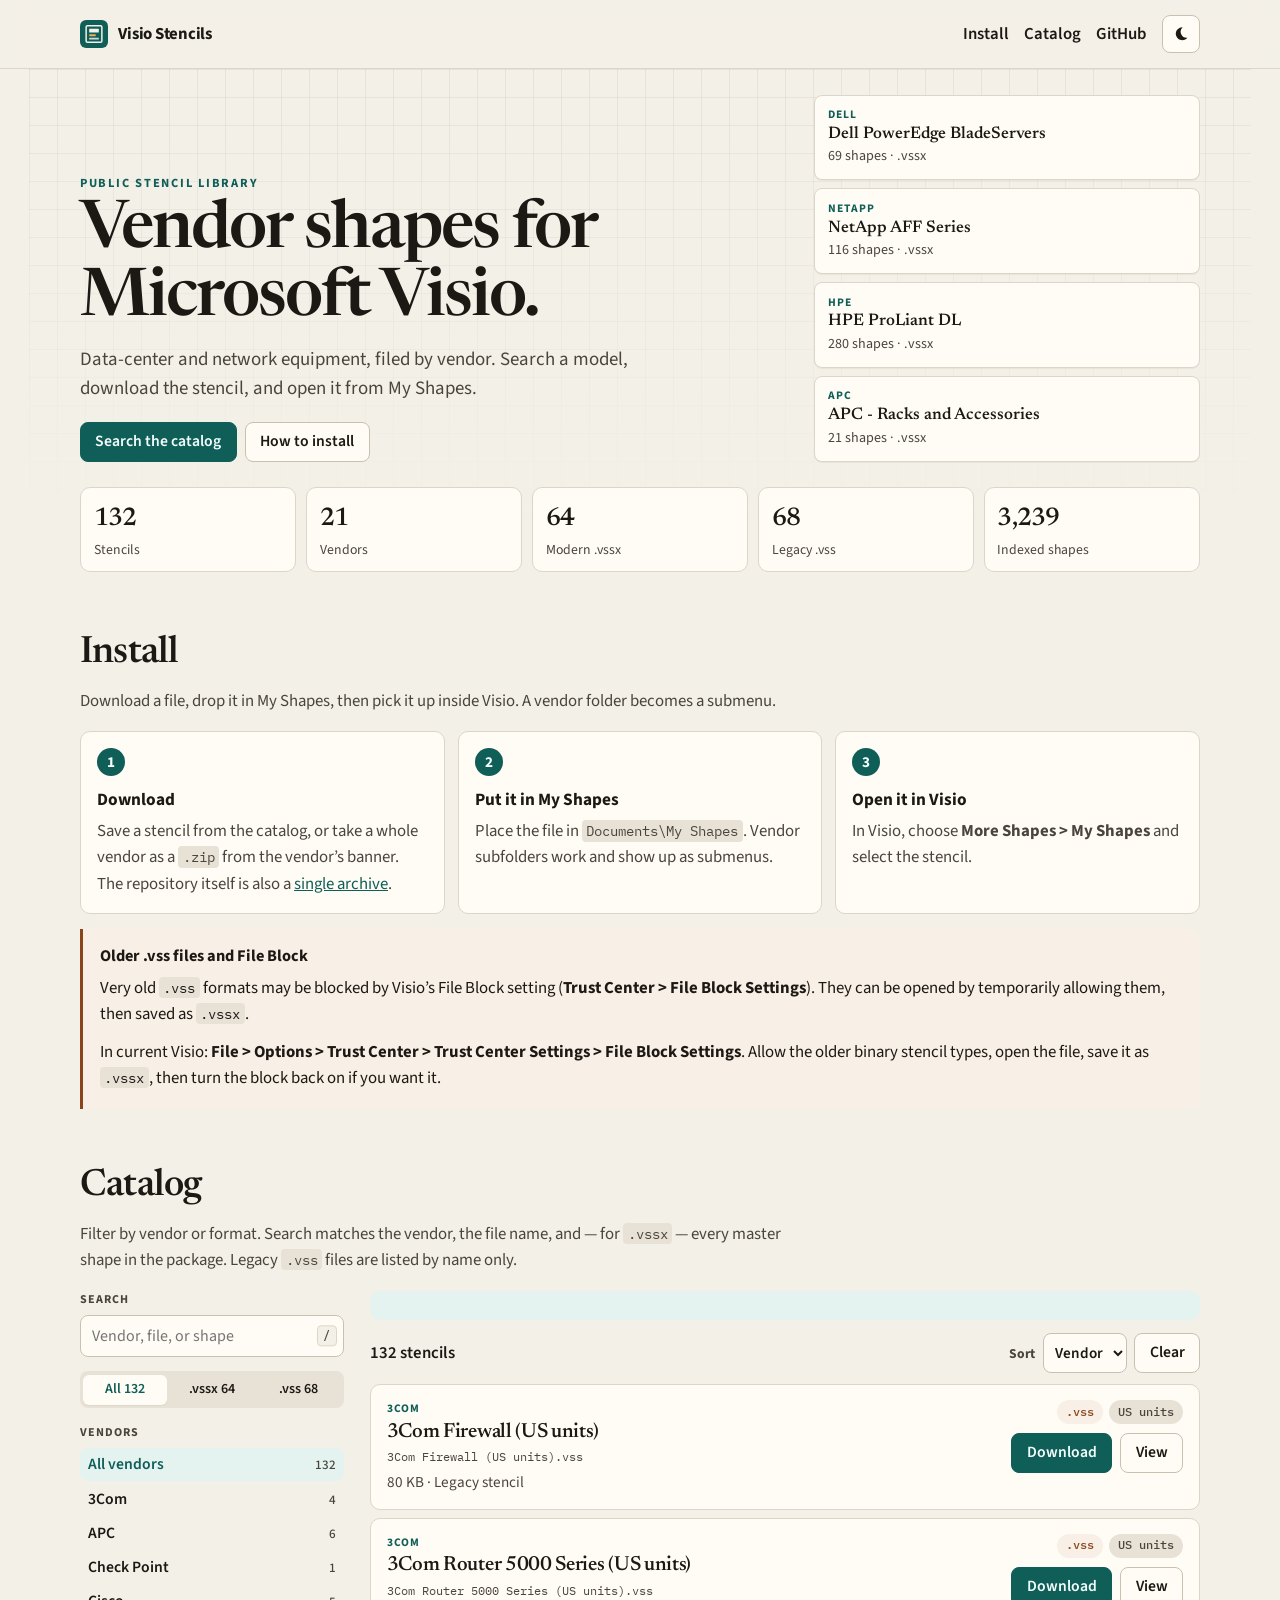
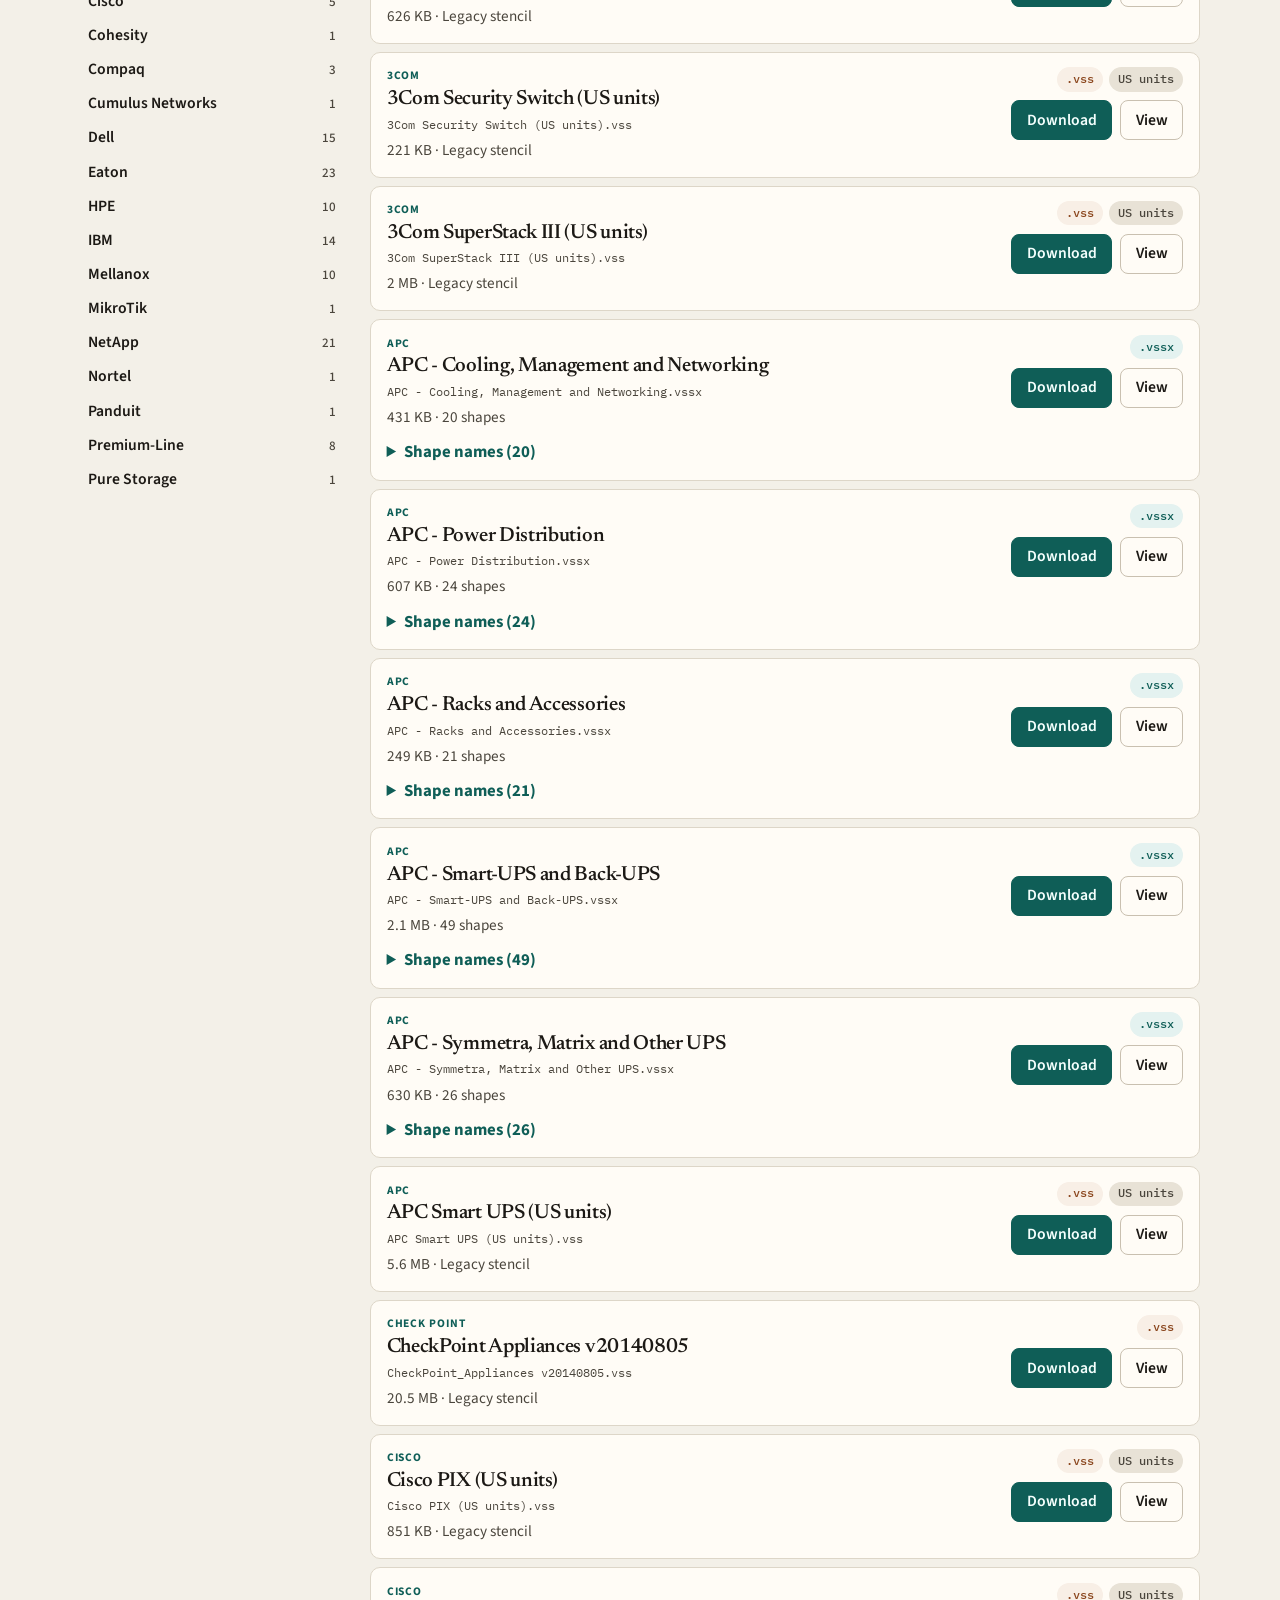
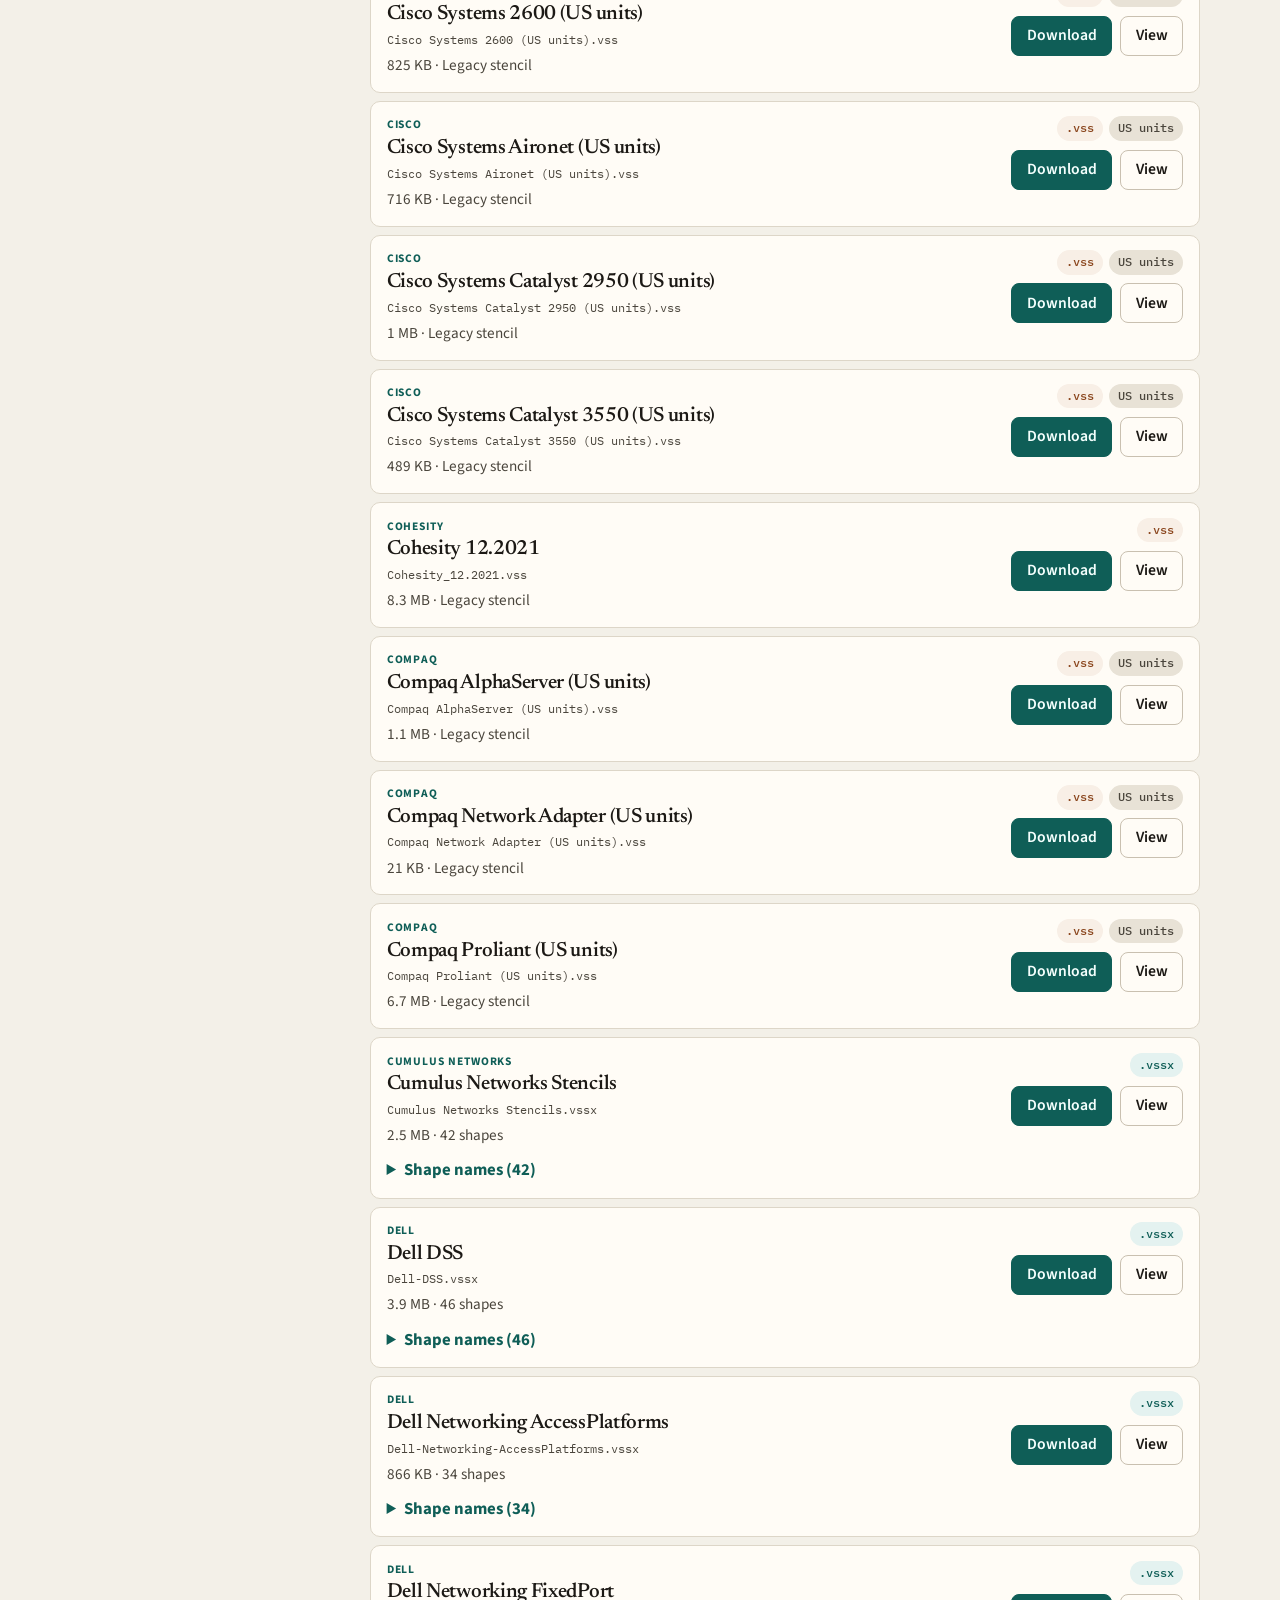
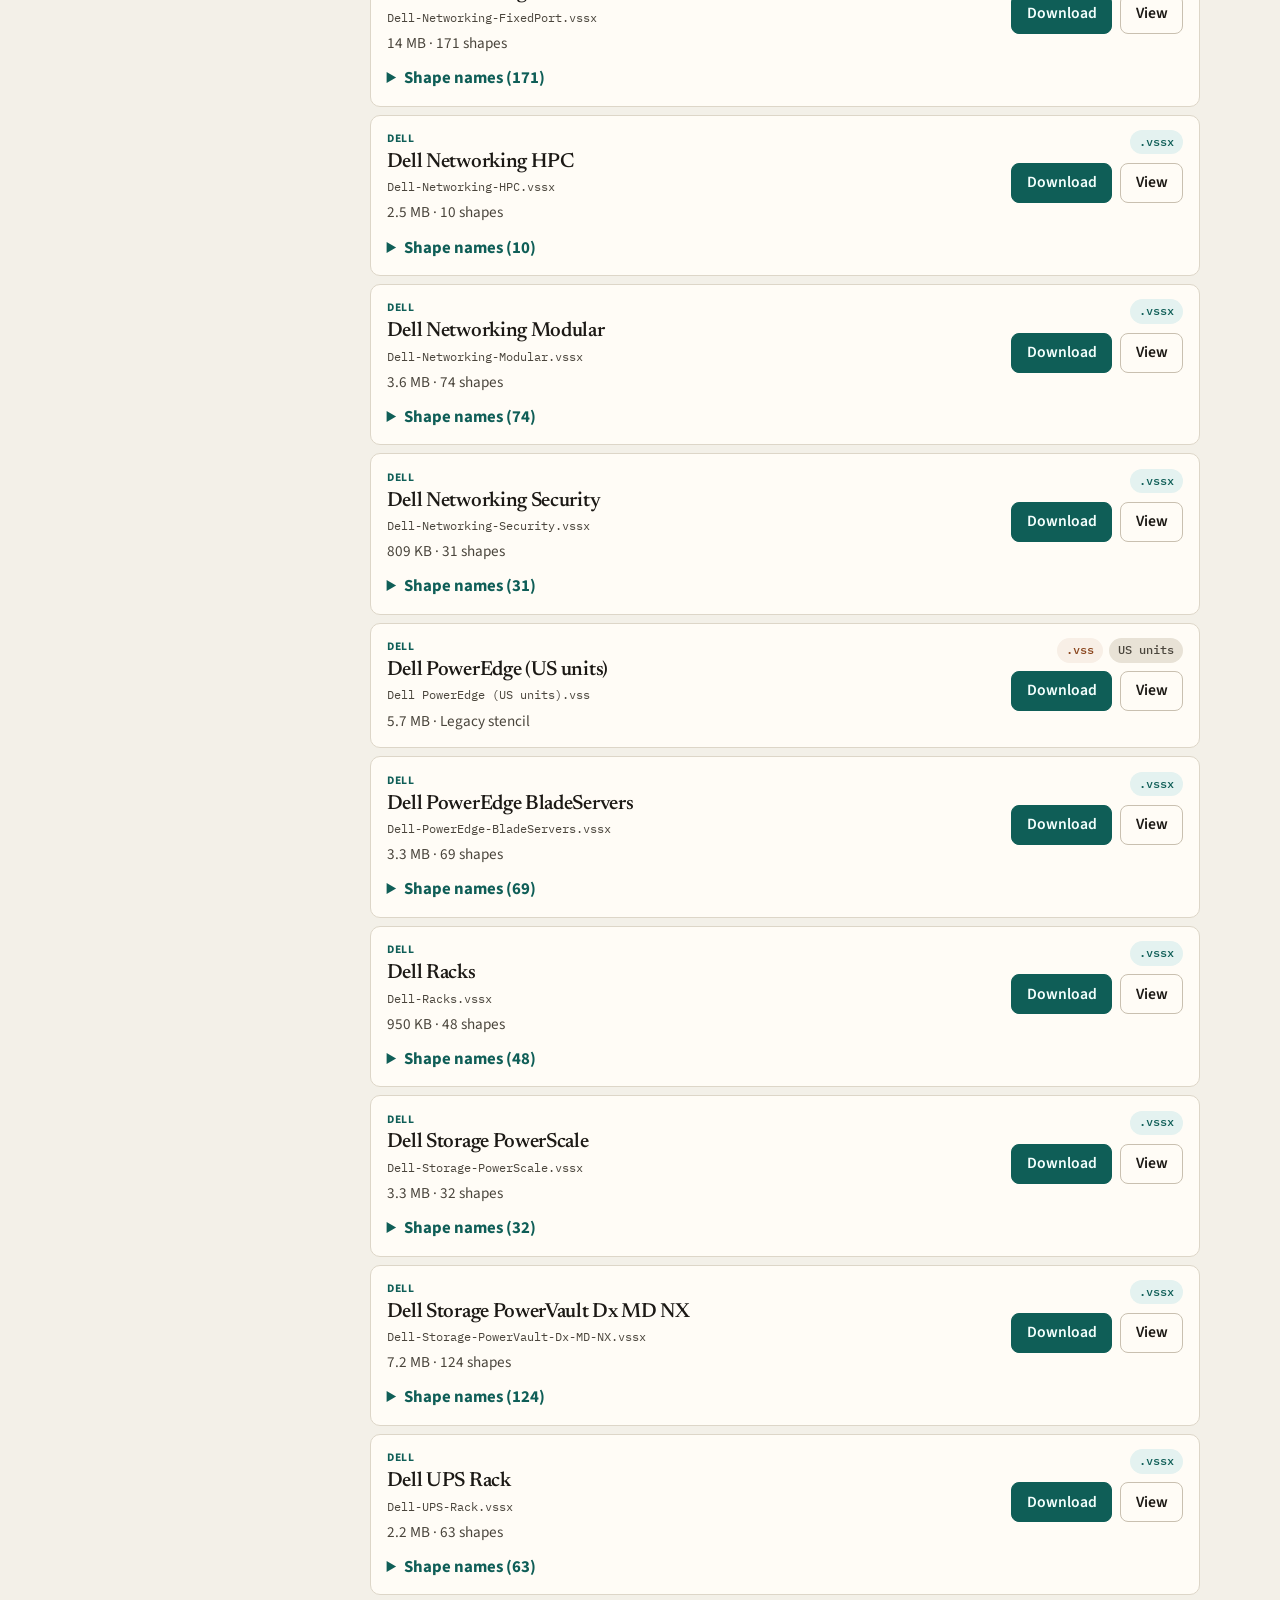
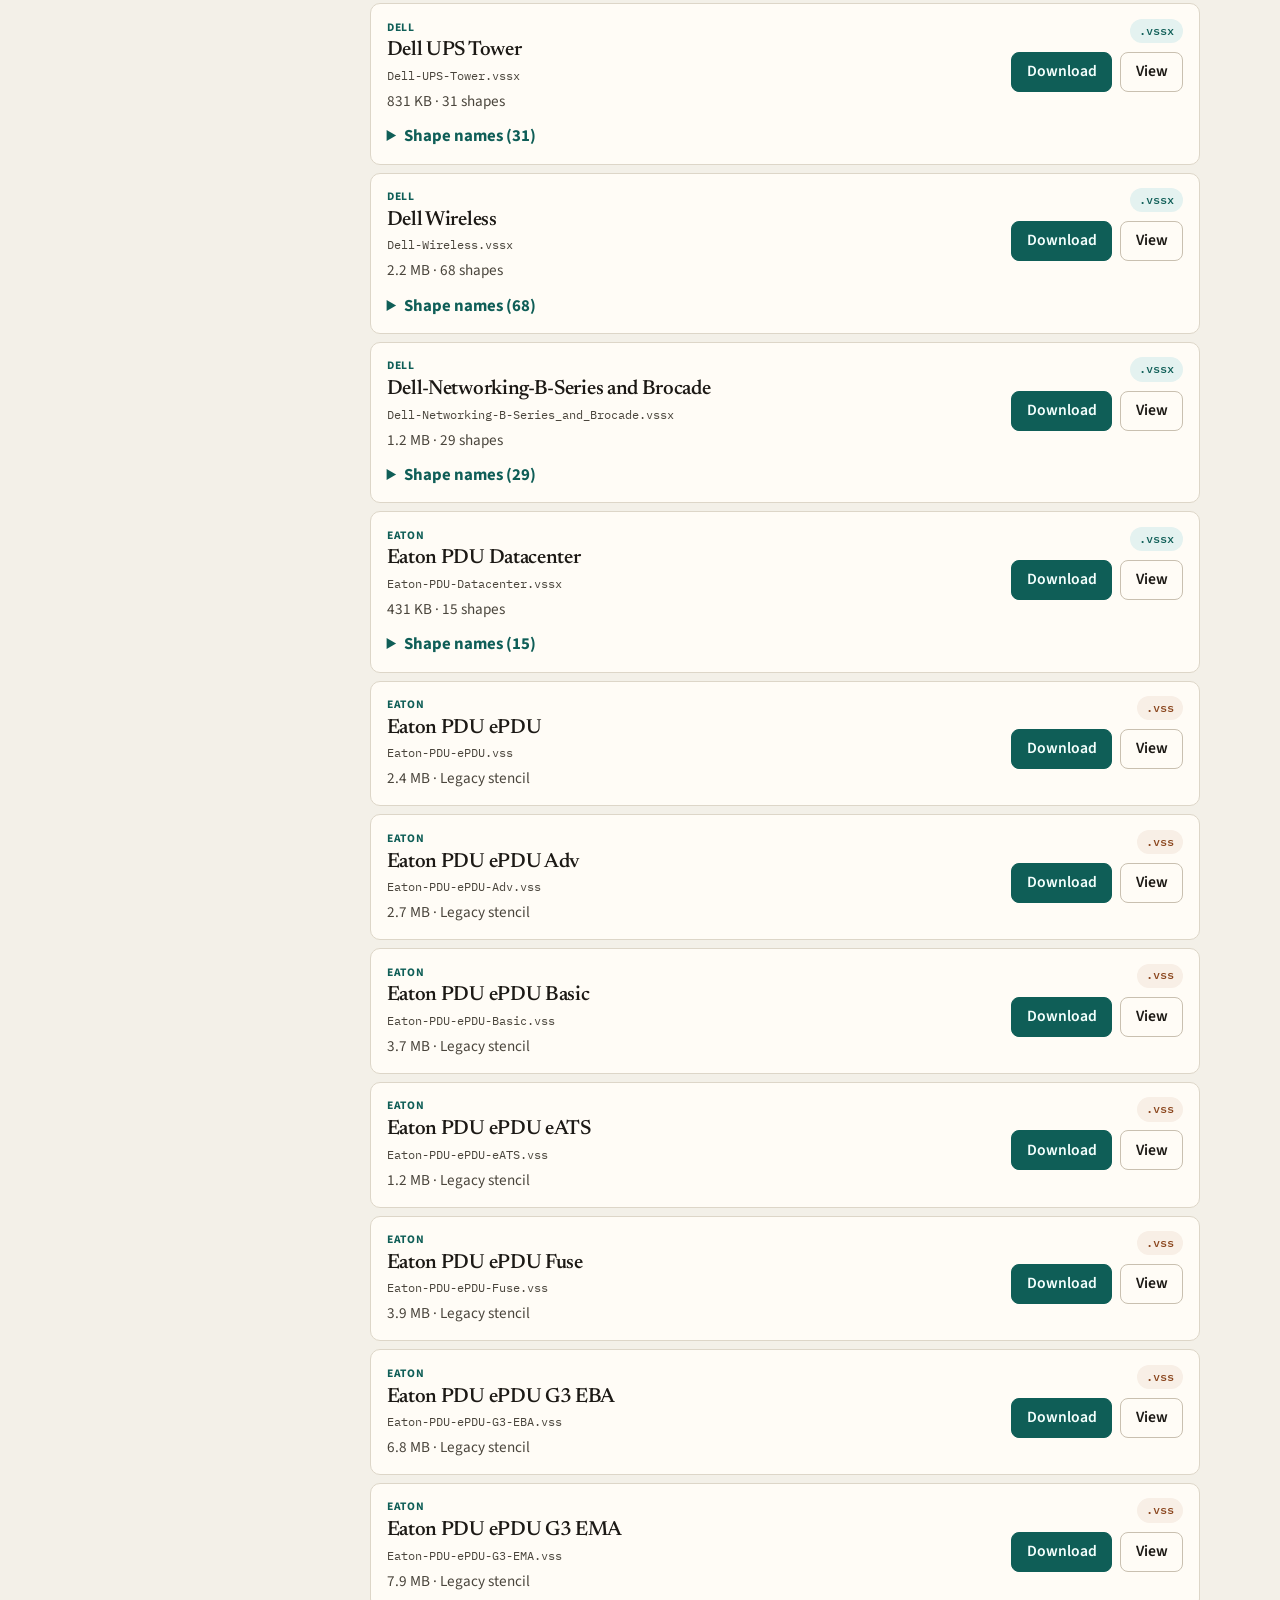
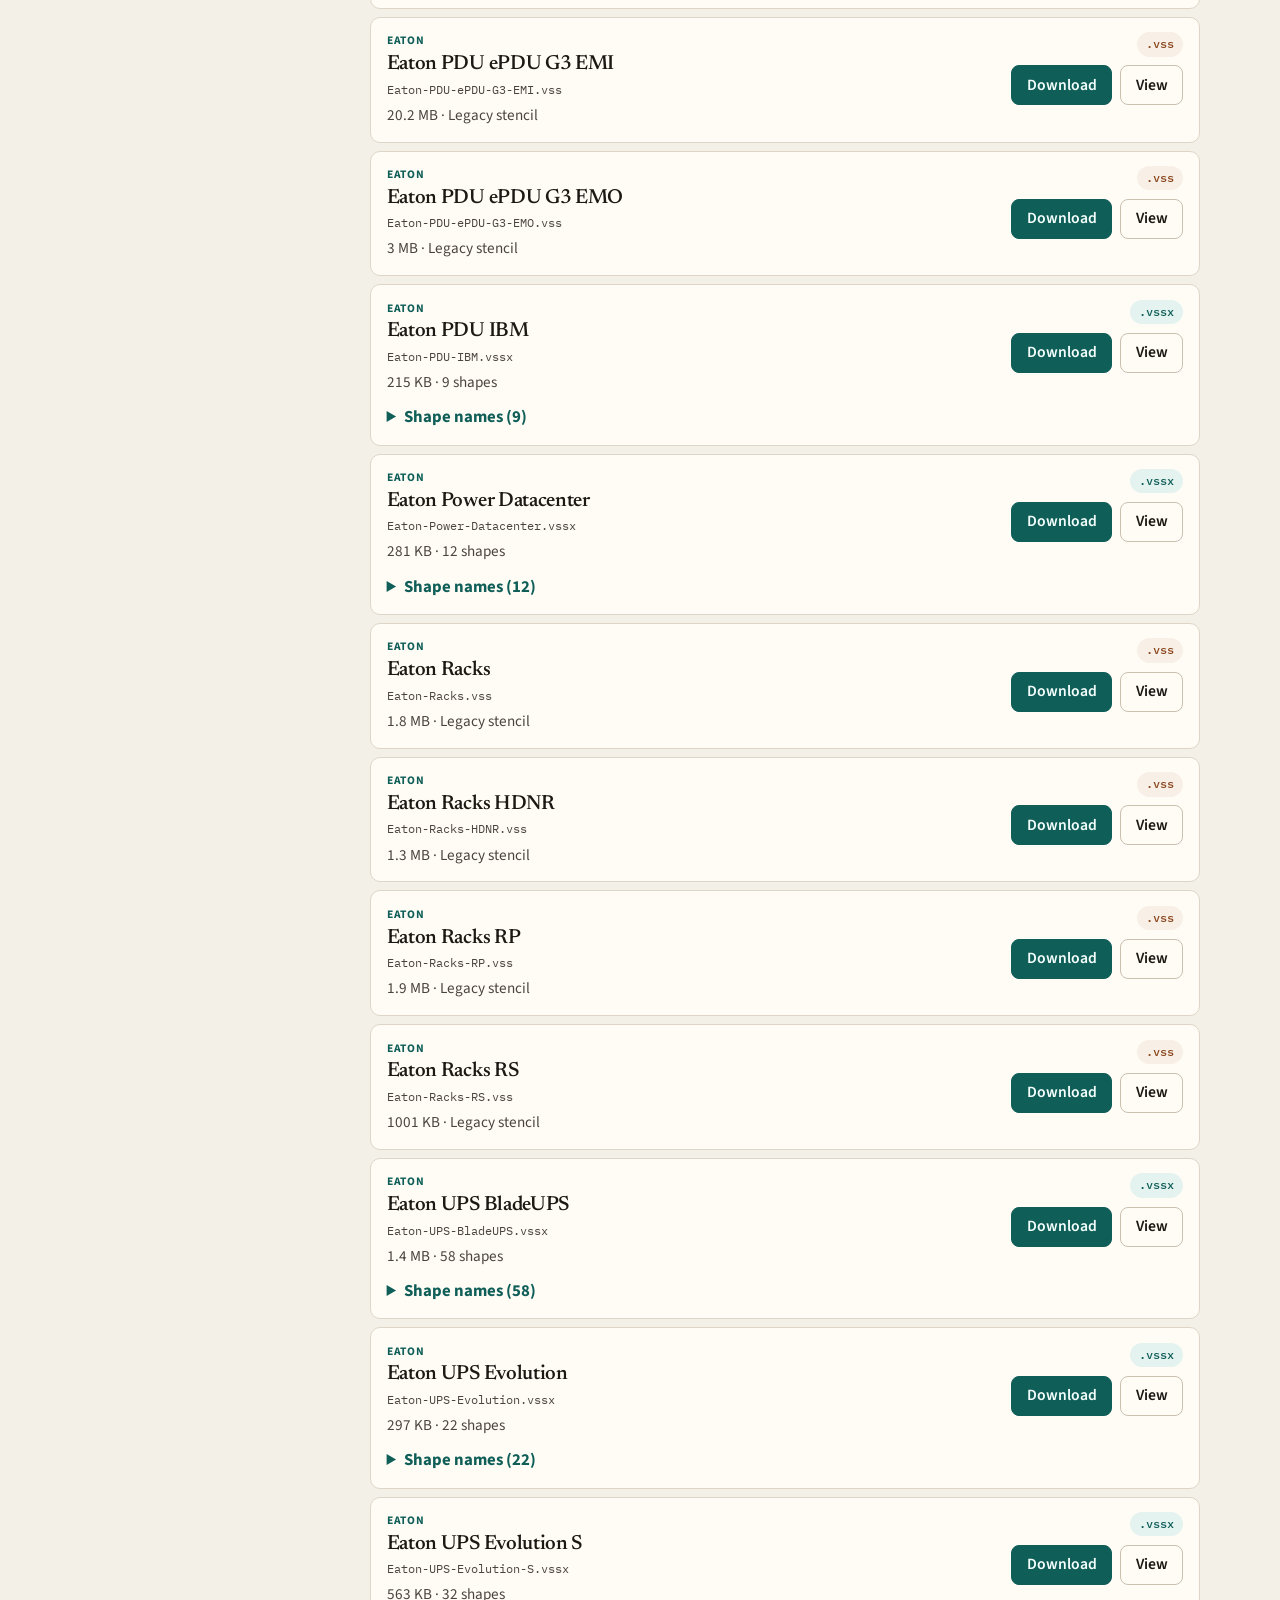
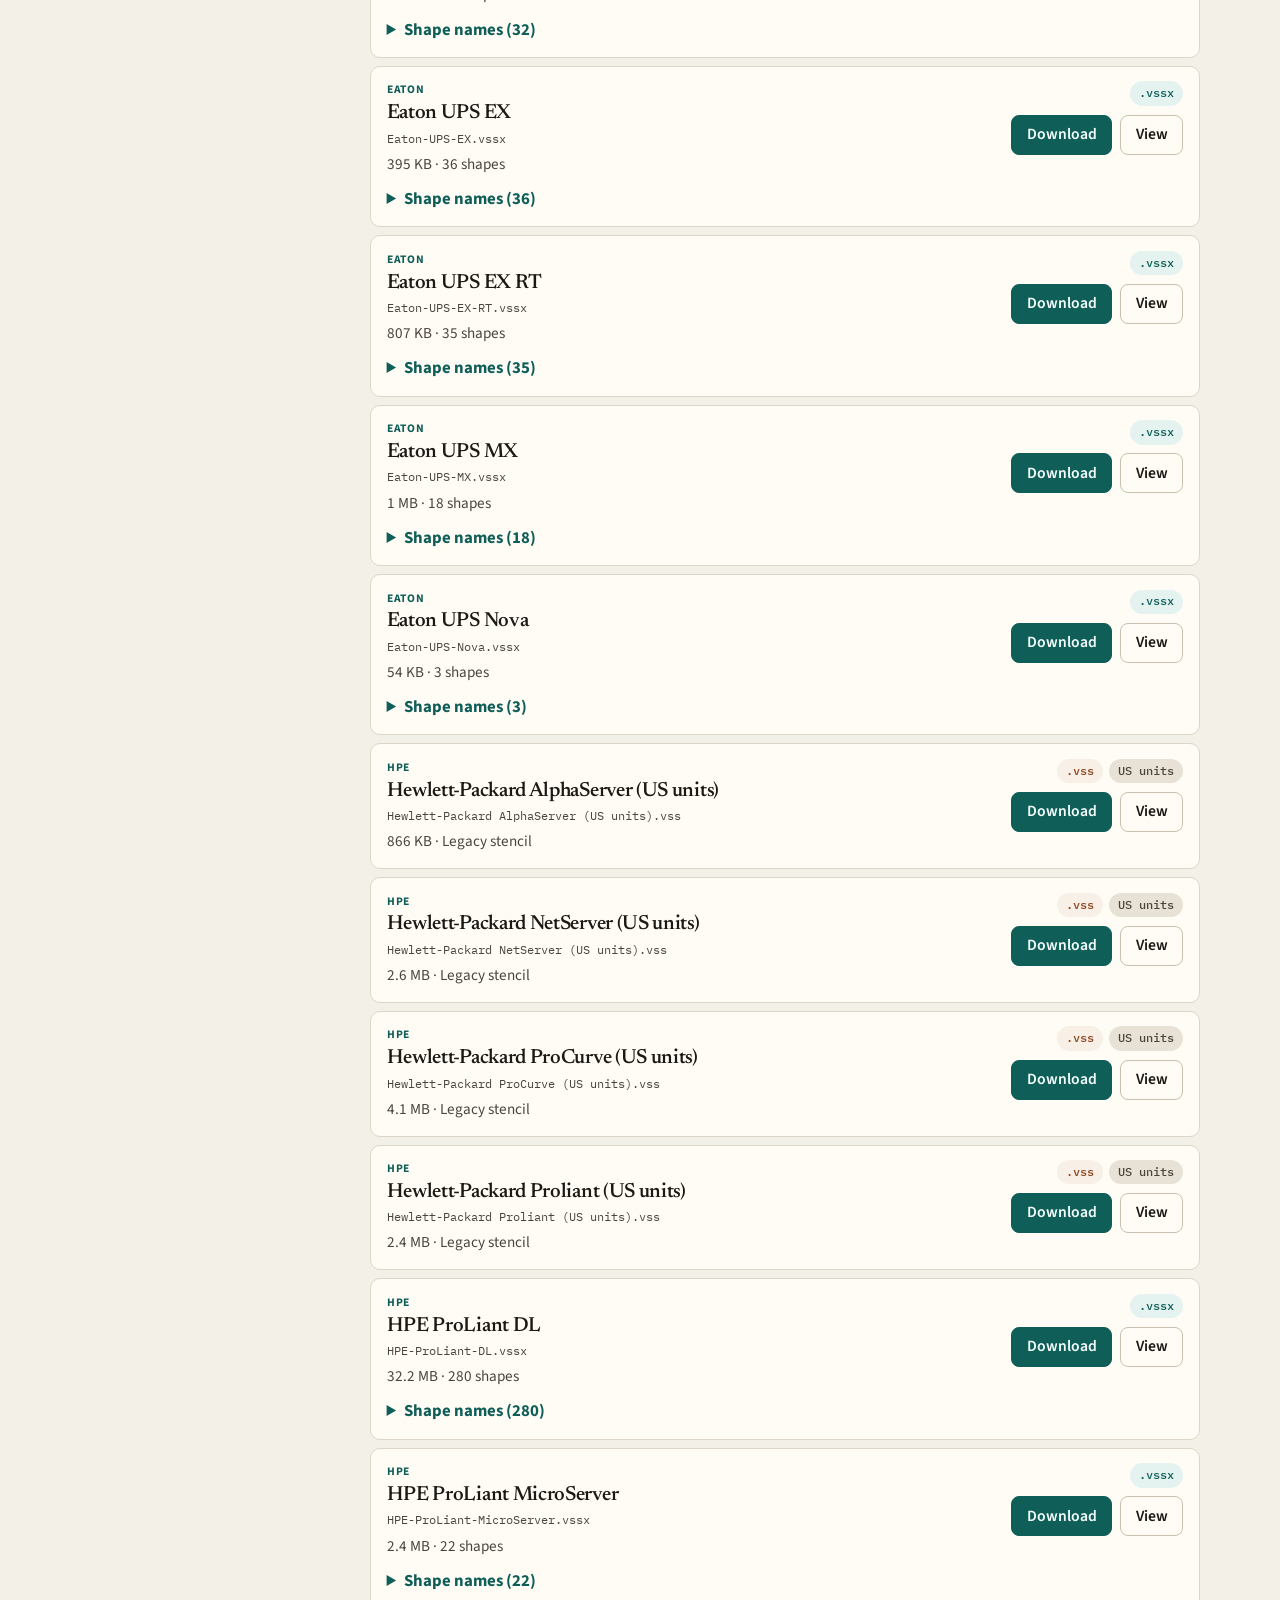
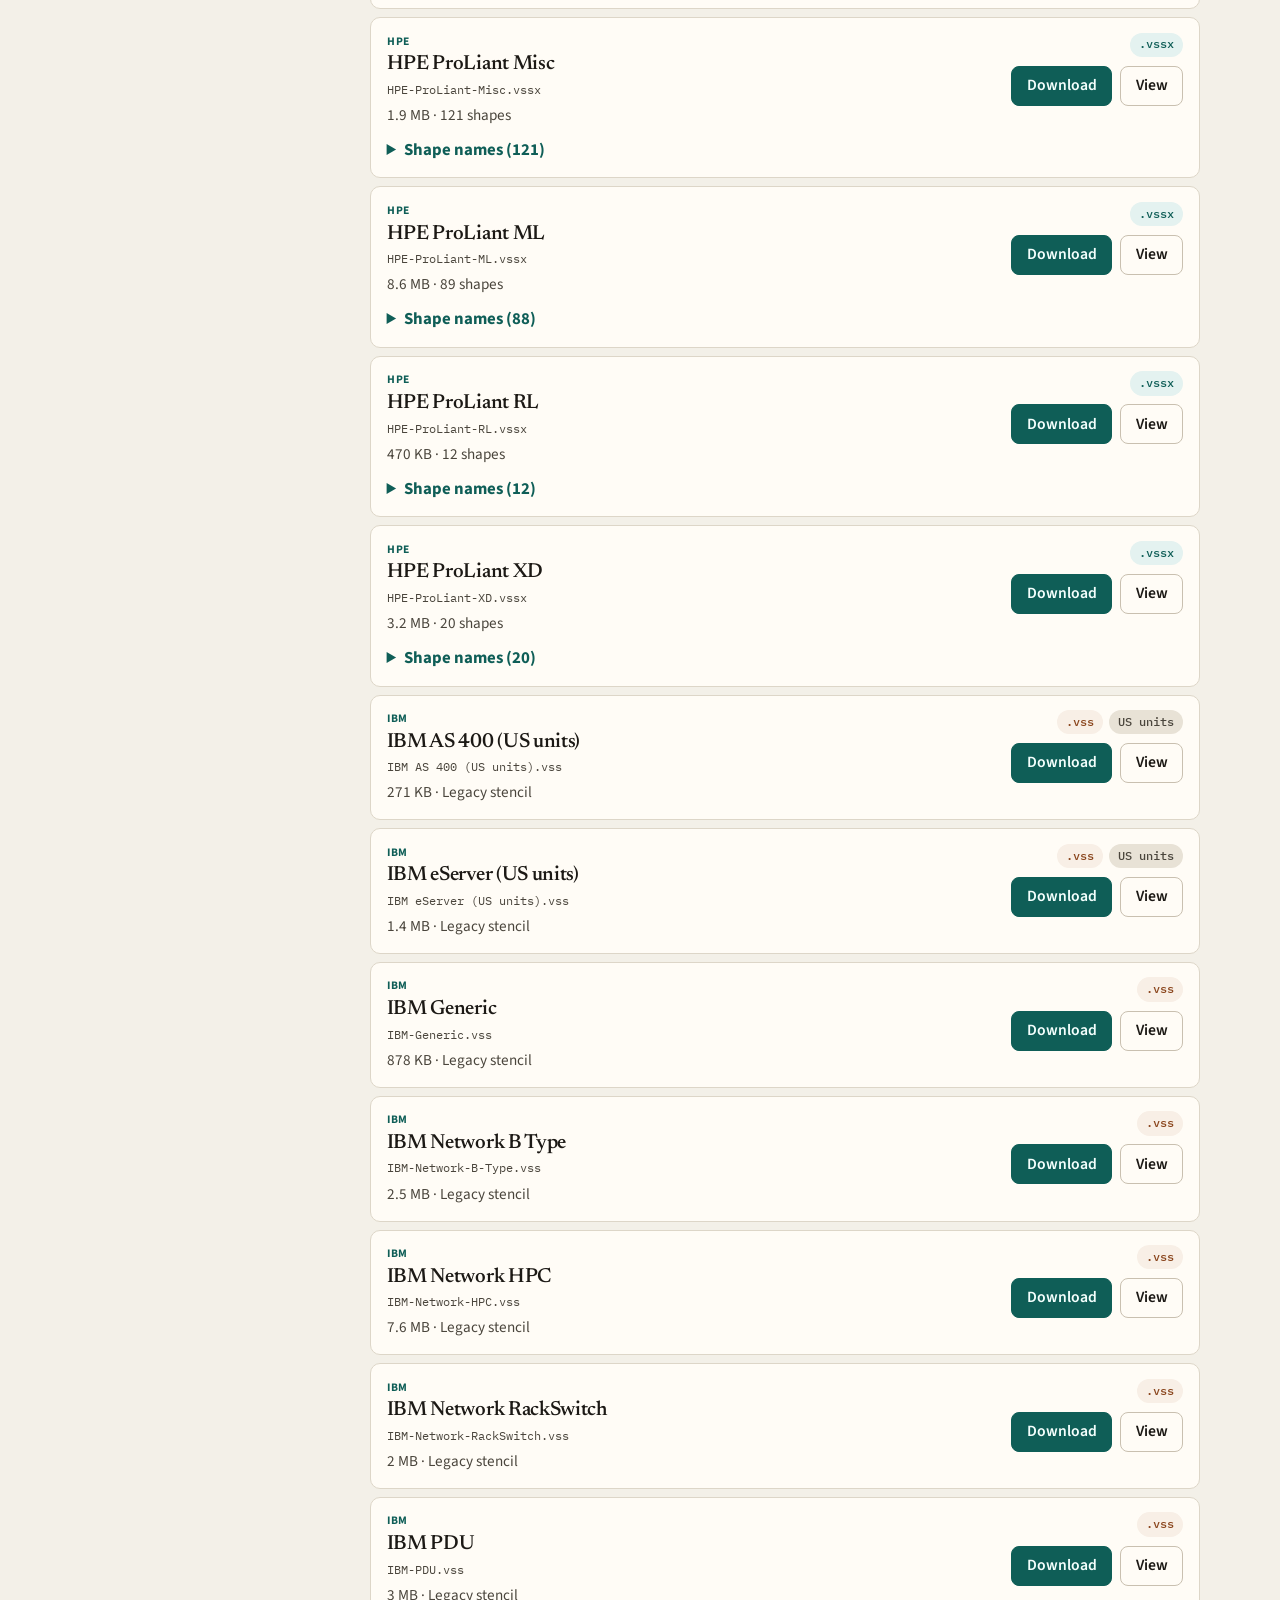
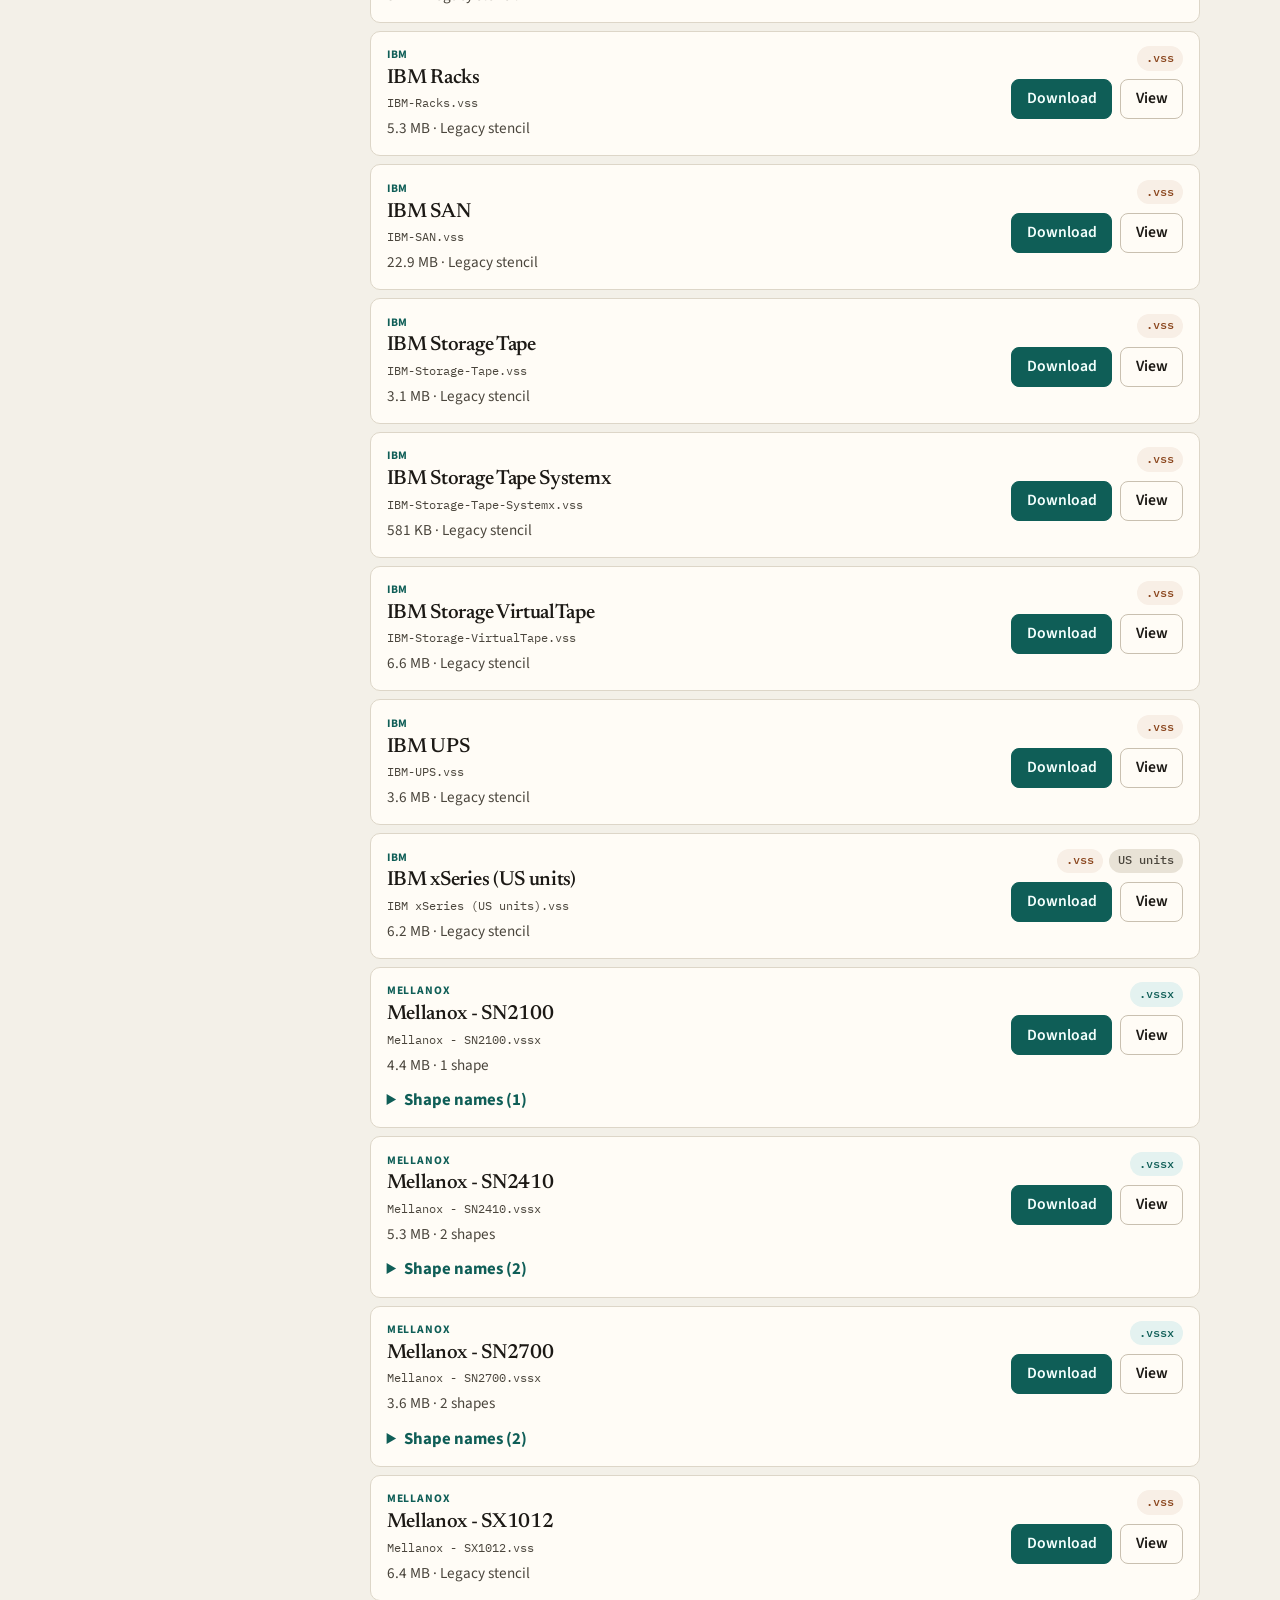
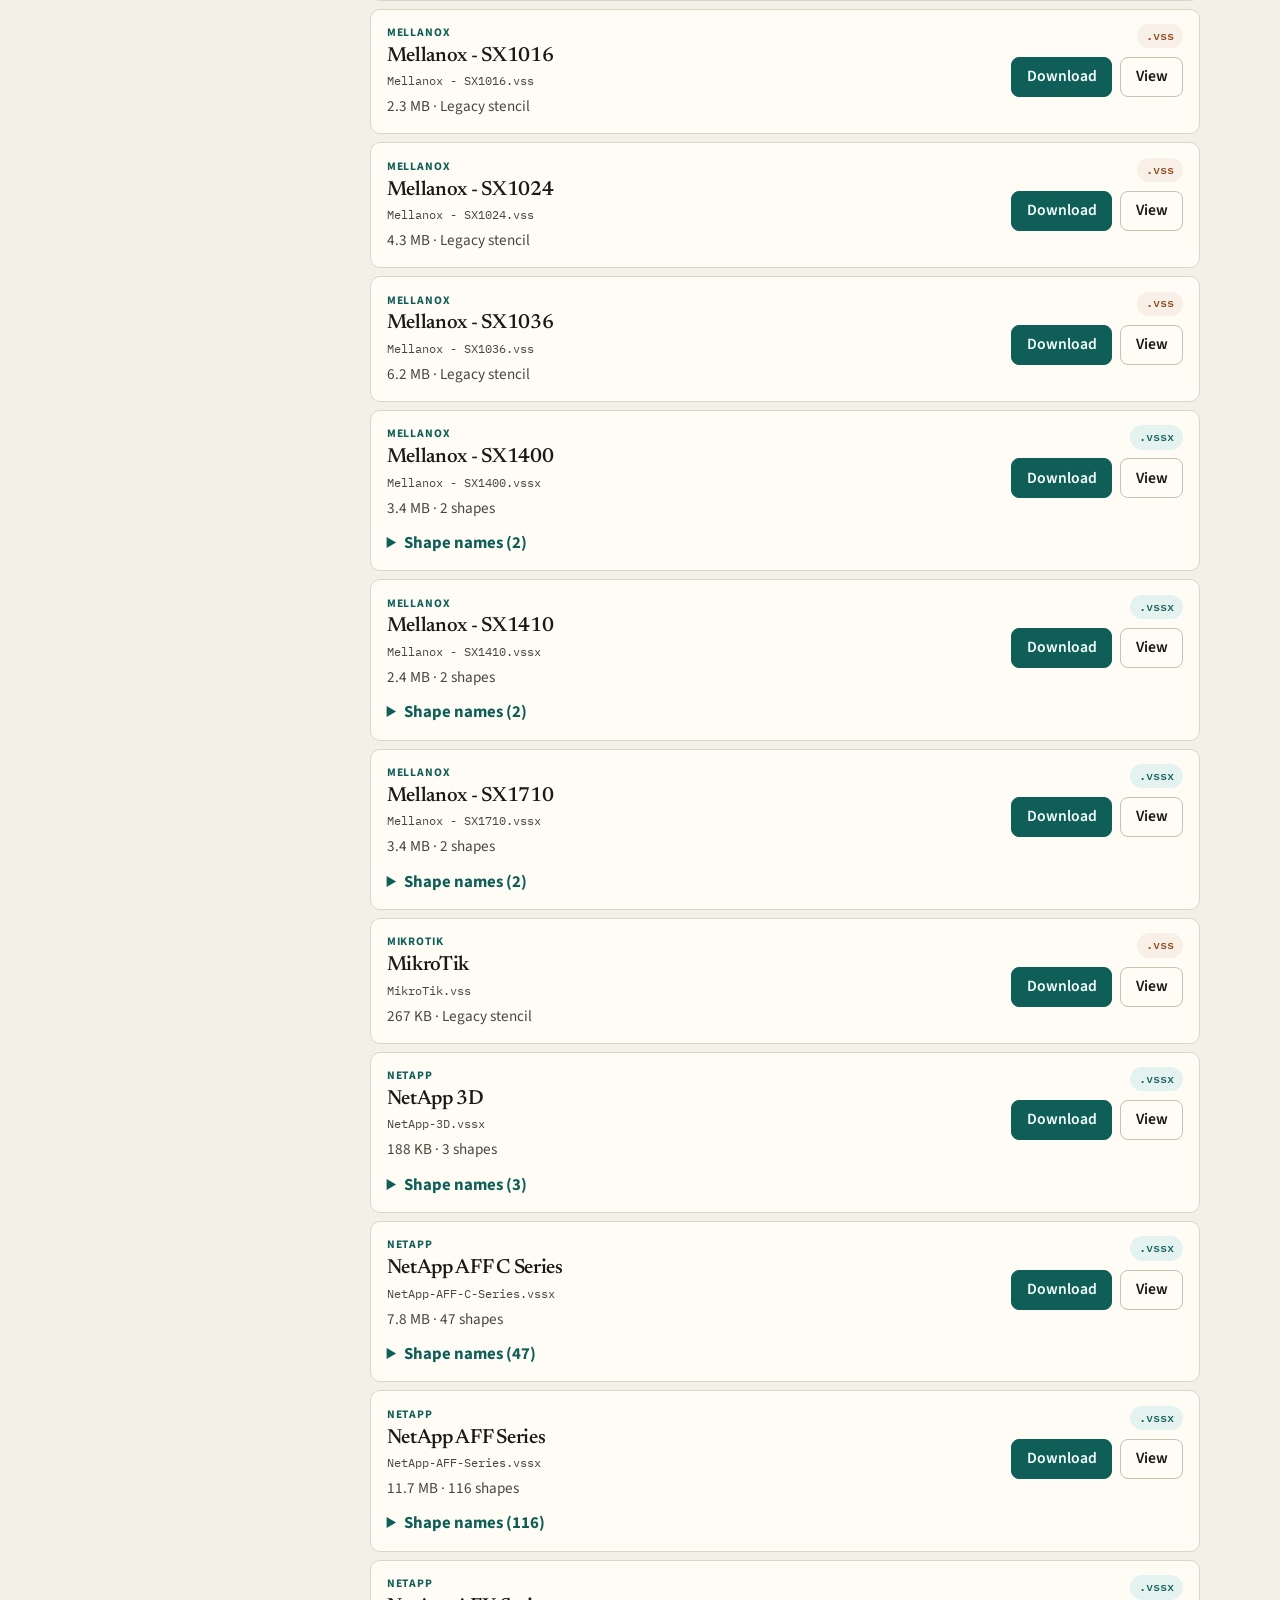
<file: docs/index.html>
<!DOCTYPE html>
<html lang="en">
<head>
  <meta charset="utf-8">
  <meta name="viewport" content="width=device-width, initial-scale=1">
  <script>
    try {
      var stored = localStorage.getItem("theme");
      var theme = stored === "light" || stored === "dark"
        ? stored
        : (window.matchMedia("(prefers-color-scheme: dark)").matches ? "dark" : "light");
      document.documentElement.setAttribute("data-theme", theme);
    } catch (e) {
      document.documentElement.setAttribute("data-theme", "light");
    }
  </script>
  <title>Visio Stencils</title>
  <meta name="description" content="A public catalog of Microsoft Visio stencils for data-center and network equipment, sorted by vendor. Search shapes, then download .vss and .vssx files.">
  <meta name="theme-color" content="#f3f0e8" id="theme-color">
  <link rel="canonical" href="https://electronreaper.github.io/visio-stencils/">
  <meta property="og:title" content="Visio Stencils">
  <meta property="og:description" content="Vendor Visio stencils for data-center and network diagrams. Search by shape, download the file, and open it from My Shapes.">
  <meta property="og:url" content="https://electronreaper.github.io/visio-stencils/">
  <meta property="og:type" content="website">
  <link rel="icon" href="favicon.svg" type="image/svg+xml">
  <link rel="preconnect" href="https://fonts.googleapis.com">
  <link rel="preconnect" href="https://fonts.gstatic.com" crossorigin>
  <link href="https://fonts.googleapis.com/css2?family=IBM+Plex+Mono:wght@400;500&family=Newsreader:opsz,wght@6..72,500;6..72,600&family=Source+Sans+3:ital,wght@0,400;0,600;0,700;1,400&display=swap" rel="stylesheet">
  <link rel="stylesheet" href="styles.css">
</head>
<body>
  <a class="skip" href="#catalog">Skip to catalog</a>
  <header class="site-header">
    <div class="wrap header-inner">
      <a class="brand" href="./">
        <svg viewBox="0 0 32 32" aria-hidden="true">
          <rect width="32" height="32" rx="7" fill="#0f5e57"/>
          <rect x="7" y="6.5" width="18" height="19" rx="1.5" fill="none" stroke="#f4f1ea" stroke-width="1.7"/>
          <rect x="10.5" y="10" width="11" height="4.2" rx="0.6" fill="#f4f1ea"/>
          <rect x="10.5" y="16.2" width="7.5" height="2.4" rx="0.5" fill="#e7b15a"/>
          <rect x="10.5" y="20.2" width="11" height="2.2" rx="0.5" fill="#f4f1ea" opacity="0.85"/>
        </svg>
        <span>Visio Stencils</span>
      </a>
      <nav class="nav" aria-label="Page">
        <a href="#install">Install</a>
        <a href="#catalog">Catalog</a>
        <a href="https://github.com/electronreaper/visio-stencils">GitHub</a>
        <button type="button" class="icon-btn" id="theme-toggle" aria-label="Use dark theme">
          <svg class="icon-moon" viewBox="0 0 24 24" aria-hidden="true">
            <path fill="currentColor" d="M14.5 3.1a8.8 8.8 0 1 0 6.4 14.2A8.2 8.2 0 0 1 14.5 3.1z"/>
          </svg>
          <svg class="icon-sun" viewBox="0 0 24 24" aria-hidden="true">
            <circle cx="12" cy="12" r="4" fill="currentColor"/>
            <path fill="currentColor" d="M11 2h2v3h-2zm0 17h2v3h-2zM2 11h3v2H2zm17 0h3v2h-3zM4.2 5.6l1.4-1.4 2.1 2.1-1.4 1.4zm12.1 12.1 1.4-1.4 2.1 2.1-1.4 1.4zM5.6 19.8l-1.4-1.4 2.1-2.1 1.4 1.4zm12.1-12.1 2.1-2.1 1.4 1.4-2.1 2.1z"/>
          </svg>
        </button>
      </nav>
    </div>
  </header>

  <main>
    <div class="wrap">
      <section class="hero">
        <div class="hero-grid">
          <div>
            <p class="eyebrow">Public stencil library</p>
            <h1>Vendor shapes for Microsoft Visio.</h1>
            <p class="lede">Data-center and network equipment, filed by vendor. Search a model, download the stencil, and open it from My Shapes.</p>
            <div class="hero-actions">
              <a class="btn primary" href="#catalog">Search the catalog</a>
              <a class="btn" href="#install">How to install</a>
            </div>
          </div>
          <div id="specimen" class="specimen" hidden aria-hidden="true"></div>
        </div>
        <dl class="stats">
          <div><dd id="stat-stencils">—</dd><dt>Stencils</dt></div>
          <div><dd id="stat-vendors">—</dd><dt>Vendors</dt></div>
          <div><dd id="stat-vssx">—</dd><dt>Modern .vssx</dt></div>
          <div><dd id="stat-vss">—</dd><dt>Legacy .vss</dt></div>
          <div><dd id="stat-shapes">—</dd><dt>Indexed shapes</dt></div>
        </dl>
      </section>

      <section id="install" class="panel">
        <div class="section-head">
          <h2>Install</h2>
          <p>Download a file, drop it in My Shapes, then pick it up inside Visio. A vendor folder becomes a submenu.</p>
        </div>
        <ol class="steps">
          <li>
            <h3>Download</h3>
            <p>Save a stencil from the catalog, or take a whole vendor as a <code>.zip</code> from the vendor’s banner. The repository itself is also a <a href="https://github.com/electronreaper/visio-stencils/archive/refs/heads/main.zip">single archive</a>.</p>
          </li>
          <li>
            <h3>Put it in My Shapes</h3>
            <p>Place the file in <code>Documents\My Shapes</code>. Vendor subfolders work and show up as submenus.</p>
          </li>
          <li>
            <h3>Open it in Visio</h3>
            <p>In Visio, choose <strong>More Shapes &gt; My Shapes</strong> and select the stencil.</p>
          </li>
        </ol>
        <aside class="callout">
          <h3>Older .vss files and File Block</h3>
          <p>Very old <code>.vss</code> formats may be blocked by Visio’s File Block setting (<strong>Trust Center &gt; File Block Settings</strong>). They can be opened by temporarily allowing them, then saved as <code>.vssx</code>.</p>
          <p>In current Visio: <strong>File &gt; Options &gt; Trust Center &gt; Trust Center Settings &gt; File Block Settings</strong>. Allow the older binary stencil types, open the file, save it as <code>.vssx</code>, then turn the block back on if you want it.</p>
        </aside>
      </section>

      <section id="catalog" class="panel">
        <div class="section-head">
          <h2>Catalog</h2>
          <p>Filter by vendor or format. Search matches the vendor, the file name, and — for <code>.vssx</code> — every master shape in the package. Legacy <code>.vss</code> files are listed by name only.</p>
        </div>
        <noscript>
          <p class="notice">This catalog uses JavaScript to search and filter. The same data is in <a href="stencils.json">stencils.json</a>, and the files live in the <a href="https://github.com/electronreaper/visio-stencils/tree/main/stencils">stencils folder on GitHub</a>.</p>
        </noscript>
        <div class="catalog-layout">
          <aside class="sidebar">
            <div class="search">
              <label class="field-label" for="q">Search</label>
              <div class="search-field">
                <input id="q" type="search" placeholder="Vendor, file, or shape" autocomplete="off" enterkeyhint="search">
                <kbd aria-hidden="true">/</kbd>
              </div>
            </div>
            <div class="segmented" id="format" role="group" aria-label="File format">
              <button type="button" data-format="all" aria-pressed="true">All</button>
              <button type="button" data-format="vssx" aria-pressed="false">.vssx</button>
              <button type="button" data-format="vss" aria-pressed="false">.vss</button>
            </div>
            <p class="field-label" id="vendor-label">Vendors</p>
            <nav id="vendors" aria-labelledby="vendor-label"></nav>
          </aside>
          <div class="catalog-main">
            <div id="banner" class="banner" hidden></div>
            <div class="results-bar">
              <p id="count" aria-live="polite">Loading catalog…</p>
              <div class="results-tools">
                <label class="sort-label" for="sort">Sort</label>
                <select id="sort">
                  <option value="vendor">Vendor</option>
                  <option value="name">Name</option>
                  <option value="size">Size</option>
                  <option value="shapes">Shapes</option>
                </select>
                <button type="button" class="btn" id="clear" hidden>Clear</button>
              </div>
            </div>
            <div id="results"></div>
          </div>
        </div>
      </section>
    </div>
  </main>

  <footer class="site-footer">
    <div class="wrap">
      <p>The stencils are the property of their respective vendors, collected from public vendor and VisioCafe sources. Trademarks belong to their owners. This project is not affiliated with those vendors.</p>
      <p class="footer-links">
        <a href="https://github.com/electronreaper/visio-stencils">Repository</a>
        <a href="stencils.json">Catalog data</a>
        <a href="https://github.com/electronreaper/visio-stencils/archive/refs/heads/main.zip">Download repository</a>
      </p>
    </div>
  </footer>
  <script src="app.js"></script>
</body>
</html>
</file>
<file: docs/styles.css>
:root {
  color-scheme: light;
  --bg: #f3f0e8;
  --bg-accent: #e8e2d6;
  --elev: #fffcf6;
  --ink: #1c1915;
  --muted: #4a453c;
  --line: #ddd6c8;
  --line-strong: #c9c0b0;
  --accent: #0f5e57;
  --accent-ink: #f4fffd;
  --accent-soft: #e4f2f0;
  --copper: #8a451c;
  --copper-soft: #f8efe6;
  --mark: #f0d48a;
  --grid: rgba(28, 25, 21, 0.06);
  --header: rgba(243, 240, 232, 0.92);
  --shadow: 0 1px 0 rgba(28, 25, 21, 0.05);
  --serif: "Newsreader", "Iowan Old Style", Palatino, Georgia, serif;
  --sans: "Source Sans 3", "Segoe UI", sans-serif;
  --mono: "IBM Plex Mono", ui-monospace, "SFMono-Regular", Menlo, Consolas, monospace;
  --radius: 10px;
  --header-h: 4.25rem;
}

[data-theme="dark"] {
  color-scheme: dark;
  --bg: #121411;
  --bg-accent: #22261f;
  --elev: #1c1f1a;
  --ink: #ece7dc;
  --muted: #c9c2b4;
  --line: #32362f;
  --line-strong: #4a4f45;
  --accent: #5fd0c7;
  --accent-ink: #06211e;
  --accent-soft: #17332f;
  --copper: #f0b27a;
  --copper-soft: #2c241c;
  --mark: #e3c36a;
  --grid: rgba(236, 231, 220, 0.045);
  --header: rgba(18, 20, 17, 0.9);
  --shadow: none;
}

*,
*::before,
*::after { box-sizing: border-box; }

html { scroll-behavior: smooth; }

body {
  margin: 0;
  background: var(--bg);
  color: var(--ink);
  font: 400 1.05rem/1.55 var(--sans);
}

@media (prefers-reduced-motion: reduce) {
  html { scroll-behavior: auto; }
  *, *::before, *::after {
    animation: none !important;
    transition: none !important;
  }
}

:focus { outline: none; }
:focus-visible {
  outline: 2px solid var(--accent);
  outline-offset: 2px;
}

::selection {
  background: var(--accent);
  color: var(--accent-ink);
}

img, svg { display: block; }

a { color: var(--accent); }
code {
  font-family: var(--mono);
  font-size: 0.86em;
  background: var(--bg-accent);
  padding: 0.08em 0.32em;
  border-radius: 4px;
}

.wrap {
  width: min(1120px, calc(100% - 2rem));
  margin-inline: auto;
}

.skip {
  position: absolute;
  left: 1rem;
  top: -4rem;
  z-index: 30;
  background: var(--accent);
  color: var(--accent-ink);
  padding: 0.45rem 0.75rem;
  border-radius: 8px;
  text-decoration: none;
}
.skip:focus { top: 0.5rem; }

.site-header {
  position: sticky;
  top: 0;
  z-index: 10;
  background: var(--header);
  backdrop-filter: blur(12px);
  border-bottom: 1px solid var(--line);
}

.header-inner {
  min-height: var(--header-h);
  display: flex;
  align-items: center;
  justify-content: space-between;
  gap: 1rem;
  padding: 0.55rem 0;
}

.brand {
  display: flex;
  align-items: center;
  gap: 0.65rem;
  color: var(--ink);
  text-decoration: none;
  font-weight: 700;
  letter-spacing: -0.015em;
}
.brand svg { width: 28px; height: 28px; flex: none; }

.nav {
  display: flex;
  align-items: center;
  flex-wrap: wrap;
  gap: 0.25rem 0.95rem;
}
.nav a {
  color: var(--ink);
  text-decoration: none;
  font-weight: 600;
}
.nav a:hover { color: var(--accent); }

.icon-btn {
  width: 2.4rem;
  height: 2.4rem;
  display: grid;
  place-items: center;
  border-radius: 8px;
  border: 1px solid var(--line-strong);
  background: var(--elev);
  color: var(--ink);
  cursor: pointer;
}
.icon-btn svg { width: 1.1rem; height: 1.1rem; }
[data-theme="light"] .icon-sun,
[data-theme="dark"] .icon-moon { display: none; }

.hero { position: relative; padding: 1.6rem 0 0.25rem; }
.hero::before {
  content: "";
  position: absolute;
  z-index: -1;
  inset: 0 -4vw auto;
  height: 100%;
  background-image:
    linear-gradient(to right, var(--grid) 1px, transparent 1px),
    linear-gradient(to bottom, var(--grid) 1px, transparent 1px);
  background-size: 28px 28px;
  -webkit-mask-image: linear-gradient(to bottom, #000, transparent 92%);
  mask-image: linear-gradient(to bottom, #000, transparent 92%);
  pointer-events: none;
}

.hero-grid {
  display: grid;
  grid-template-columns: minmax(0, 1.35fr) minmax(16rem, 0.75fr);
  gap: 2rem 2.5rem;
  align-items: end;
}

.eyebrow {
  margin: 0;
  font-size: 0.78rem;
  font-weight: 700;
  letter-spacing: 0.14em;
  text-transform: uppercase;
  color: var(--accent);
}

h1 {
  margin: 0.3rem 0 0.7rem;
  font-family: var(--serif);
  font-weight: 560;
  font-size: clamp(2.45rem, 6vw, 4.15rem);
  line-height: 1.02;
  letter-spacing: -0.03em;
}

.lede {
  margin: 0 0 1.15rem;
  max-width: 38rem;
  font-size: 1.18rem;
  color: var(--muted);
}

.hero-actions, .banner-actions, .card-actions {
  display: flex;
  flex-wrap: wrap;
  gap: 0.5rem;
}

.btn {
  display: inline-flex;
  align-items: center;
  justify-content: center;
  min-height: 2.5rem;
  padding: 0.4rem 0.9rem;
  border-radius: 8px;
  border: 1px solid var(--line-strong);
  background: var(--elev);
  color: var(--ink);
  font: 600 0.98rem/1 var(--sans);
  text-decoration: none;
  cursor: pointer;
}
.btn:hover { border-color: var(--accent); color: var(--ink); }
.btn.primary {
  background: var(--accent);
  border-color: var(--accent);
  color: var(--accent-ink);
}
.btn.primary:hover { color: var(--accent-ink); }
[data-theme="dark"] .btn.primary { color: #04211e; }
[data-theme="dark"] .btn.primary:hover { color: #04211e; }

.specimen { display: grid; gap: 0.5rem; }
.specimen-card {
  background: var(--elev);
  border: 1px solid var(--line);
  border-radius: 8px;
  padding: 0.65rem 0.8rem 0.7rem;
  box-shadow: var(--shadow);
}
.specimen-card span,
.specimen-card strong { display: block; }
.specimen-vendor {
  font-size: 0.72rem;
  font-weight: 700;
  letter-spacing: 0.08em;
  text-transform: uppercase;
  color: var(--accent);
}
.specimen-card strong {
  font-family: var(--serif);
  font-weight: 560;
  font-size: 1.05rem;
  line-height: 1.25;
}
.specimen-meta {
  margin-top: 0.1rem;
  color: var(--muted);
  font-size: 0.88rem;
}

.stats {
  display: grid;
  grid-template-columns: repeat(5, minmax(0, 1fr));
  gap: 0.6rem;
  margin: 1.6rem 0 0;
}
.stats div {
  background: var(--elev);
  border: 1px solid var(--line);
  border-radius: var(--radius);
  padding: 0.7rem 0.8rem 0.6rem;
}
.stats dd {
  margin: 0;
  font-family: var(--serif);
  font-size: clamp(1.45rem, 2vw, 1.8rem);
  font-weight: 560;
  letter-spacing: -0.03em;
  font-variant-numeric: tabular-nums;
}
.stats dt {
  margin: 0.05rem 0 0;
  color: var(--muted);
  font-size: 0.86rem;
}

.panel { margin-top: 3rem; }

.section-head h2 {
  margin: 0;
  font-family: var(--serif);
  font-weight: 560;
  font-size: clamp(1.8rem, 3vw, 2.35rem);
  letter-spacing: -0.02em;
}
.section-head p {
  margin: 0.35rem 0 1.1rem;
  max-width: 44rem;
  color: var(--muted);
}

.steps {
  list-style: none;
  display: grid;
  grid-template-columns: repeat(3, minmax(0, 1fr));
  gap: 0.8rem;
  margin: 0;
  padding: 0;
  counter-reset: step;
}
.steps li {
  background: var(--elev);
  border: 1px solid var(--line);
  border-radius: var(--radius);
  padding: 1rem 1rem 1.05rem;
  counter-increment: step;
}
.steps li::before {
  content: counter(step);
  display: grid;
  place-items: center;
  width: 1.75rem;
  height: 1.75rem;
  margin-bottom: 0.65rem;
  border-radius: 50%;
  background: var(--accent);
  color: var(--accent-ink);
  font-weight: 700;
  font-size: 0.95rem;
}
[data-theme="dark"] .steps li::before { color: #04211e; }
.steps h3 {
  margin: 0 0 0.3rem;
  font-size: 1.08rem;
}
.steps p { margin: 0; color: var(--muted); }

.callout {
  margin-top: 0.9rem;
  padding: 0.95rem 1.05rem 0.4rem;
  border-left: 3px solid var(--copper);
  background: var(--copper-soft);
  border-radius: 0 var(--radius) var(--radius) 0;
}
.callout h3 { margin: 0 0 0.35rem; font-size: 1.02rem; }
.callout p { margin: 0 0 0.75rem; }

.catalog-layout {
  display: grid;
  grid-template-columns: 16.5rem minmax(0, 1fr);
  gap: 1.4rem 1.6rem;
  align-items: start;
}

.sidebar {
  position: sticky;
  top: calc(var(--header-h) + 0.7rem);
  max-height: calc(100vh - var(--header-h) - 1.4rem);
  overflow: auto;
  padding-bottom: 0.5rem;
}

.field-label {
  display: block;
  margin: 0 0 0.35rem;
  font-size: 0.75rem;
  font-weight: 700;
  letter-spacing: 0.08em;
  text-transform: uppercase;
  color: var(--muted);
}

.search-field { position: relative; }
.search-field input {
  width: 100%;
  font: 400 1rem/1.4 var(--sans);
  color: var(--ink);
  background: var(--elev);
  border: 1px solid var(--line-strong);
  border-radius: 8px;
  padding: 0.55rem 2.1rem 0.55rem 0.7rem;
}
.search-field kbd {
  position: absolute;
  right: 0.45rem;
  top: 50%;
  transform: translateY(-50%);
  border: 1px solid var(--line);
  border-radius: 4px;
  padding: 0.08rem 0.35rem;
  font: 500 0.75rem/1.4 var(--mono);
  color: var(--muted);
  background: var(--bg);
  pointer-events: none;
}
.search-field:focus-within kbd,
.search-field input:not(:placeholder-shown) + kbd { visibility: hidden; }

.segmented {
  display: flex;
  gap: 0.15rem;
  margin: 0.9rem 0 1rem;
  padding: 0.2rem;
  background: var(--bg-accent);
  border-radius: 8px;
}
.segmented button {
  flex: 1;
  border: 0;
  background: transparent;
  color: var(--ink);
  font: 600 0.88rem/1.2 var(--sans);
  padding: 0.42rem 0.2rem;
  border-radius: 6px;
  cursor: pointer;
}
.segmented button[aria-pressed="true"] {
  background: var(--elev);
  color: var(--accent);
  box-shadow: var(--shadow);
}
.segmented button:disabled {
  opacity: 0.4;
  cursor: not-allowed;
}

#vendors { display: grid; gap: 0.1rem; }
.vendor-btn {
  display: flex;
  width: 100%;
  justify-content: space-between;
  align-items: baseline;
  gap: 0.6rem;
  text-align: left;
  background: transparent;
  border: 0;
  border-radius: 8px;
  color: var(--ink);
  font: 600 0.98rem/1.3 var(--sans);
  padding: 0.38rem 0.5rem;
  cursor: pointer;
}
.vendor-btn:hover { background: var(--bg-accent); }
.vendor-btn[aria-pressed="true"] {
  background: var(--accent-soft);
  color: var(--accent);
}
.vendor-btn:disabled {
  opacity: 0.38;
  cursor: not-allowed;
}
.vendor-btn .count {
  font-variant-numeric: tabular-nums;
  font-weight: 500;
  font-size: 0.82rem;
  color: var(--muted);
}

.banner {
  display: flex;
  flex-wrap: wrap;
  justify-content: space-between;
  align-items: center;
  gap: 0.8rem 1rem;
  margin-bottom: 0.85rem;
  padding: 0.9rem 1rem;
  background: var(--accent-soft);
  border-radius: var(--radius);
}
.banner h3 {
  margin: 0;
  font-family: var(--serif);
  font-size: 1.45rem;
  font-weight: 560;
}
.banner p { margin: 0.15rem 0 0; color: var(--muted); }
.banner .note {
  flex-basis: 100%;
  margin: 0;
  font-size: 0.9rem;
  color: var(--muted);
}

.results-bar {
  display: flex;
  flex-wrap: wrap;
  align-items: center;
  justify-content: space-between;
  gap: 0.6rem;
  margin-bottom: 0.7rem;
}
#count { margin: 0; font-weight: 600; }
.results-tools {
  display: flex;
  align-items: center;
  gap: 0.45rem;
}
.sort-label {
  font-size: 0.85rem;
  font-weight: 700;
  color: var(--muted);
}
select {
  font: 600 0.95rem/1 var(--sans);
  color: var(--ink);
  background: var(--elev);
  border: 1px solid var(--line-strong);
  border-radius: 8px;
  padding: 0.4rem 0.45rem;
  min-height: 2.5rem;
}

.results { display: grid; gap: 0.5rem; }

.card {
  display: grid;
  grid-template-columns: minmax(0, 1fr) auto;
  gap: 0.35rem 1.2rem;
  align-items: start;
  padding: 0.9rem 1rem;
  background: var(--elev);
  border: 1px solid var(--line);
  border-radius: var(--radius);
}
.card:hover { border-color: var(--line-strong); }

.card-vendor {
  margin: 0;
  font-size: 0.72rem;
  font-weight: 700;
  letter-spacing: 0.08em;
  text-transform: uppercase;
  color: var(--accent);
}
.card-title {
  margin: 0.12rem 0 0;
  font-family: var(--serif);
  font-weight: 560;
  font-size: 1.28rem;
  line-height: 1.2;
  letter-spacing: -0.015em;
  overflow-wrap: anywhere;
}
.card-file {
  margin: 0.25rem 0 0;
  font-family: var(--mono);
  font-size: 0.78rem;
  line-height: 1.4;
  color: var(--muted);
  overflow-wrap: anywhere;
}
.card-meta, .card-hit {
  margin: 0.35rem 0 0;
  color: var(--muted);
  font-size: 0.95rem;
}
.card-side {
  display: flex;
  flex-direction: column;
  align-items: flex-end;
  gap: 0.55rem;
}
.badges { display: flex; flex-wrap: wrap; justify-content: flex-end; gap: 0.35rem; }
.badge {
  display: inline-flex;
  align-items: center;
  border-radius: 999px;
  padding: 0.12rem 0.5rem;
  font-family: var(--mono);
  font-size: 0.75rem;
  font-weight: 500;
  border: 1px solid transparent;
}
.badge.vssx { color: var(--accent); background: var(--accent-soft); }
.badge.vss { color: var(--copper); background: var(--copper-soft); }
.badge.units {
  color: var(--muted);
  background: var(--bg-accent);
}

[data-theme="dark"] .badge.vssx,
[data-theme="dark"] .vendor-btn[aria-pressed="true"] {
  color: #b7f3ee;
}
[data-theme="dark"] .badge.vss { color: #f6d3b0; }

mark {
  background: var(--mark);
  color: inherit;
  padding: 0 0.12em;
  border-radius: 2px;
}
[data-theme="dark"] mark { color: #1c1915; }

.shapes { grid-column: 1 / -1; margin-top: 0.25rem; }
.shapes summary {
  cursor: pointer;
  font-weight: 700;
  color: var(--accent);
}
.masters {
  columns: 2;
  margin: 0.45rem 0 0.15rem;
  padding: 0 0 0 1.15rem;
  font-size: 0.92rem;
}
.masters li { break-inside: avoid; margin: 0.12rem 0; }

.empty, .notice {
  padding: 1rem 1.05rem;
  border-radius: var(--radius);
  background: var(--bg-accent);
}
.empty { text-align: center; color: var(--muted); }

.site-footer {
  margin-top: 3.5rem;
  padding: 1.4rem 0 2.4rem;
  border-top: 1px solid var(--line);
  color: var(--muted);
  font-size: 0.98rem;
}
.site-footer p { margin: 0 0 0.7rem; max-width: 48rem; }
.footer-links { display: flex; flex-wrap: wrap; gap: 0.4rem 1.1rem; }
.footer-links a { font-weight: 600; }

@media (max-width: 900px) {
  .hero-grid,
  .steps,
  .stats,
  .catalog-layout { grid-template-columns: 1fr; }
  .stats { grid-template-columns: repeat(2, minmax(0, 1fr)); }
  .sidebar {
    position: static;
    max-height: none;
    overflow: visible;
  }
  #vendors {
    display: flex;
    gap: 0.35rem;
    overflow-x: auto;
    padding-bottom: 0.35rem;
  }
  .vendor-btn { width: auto; white-space: nowrap; }
}

@media (max-width: 640px) {
  .card { grid-template-columns: 1fr; }
  .card-side,
  .badges,
  .card-actions { align-items: stretch; justify-content: flex-start; }
  .card-actions .btn { flex: 1; }
  .masters { columns: 1; }
  .header-inner { align-items: flex-start; }
}
</file>
